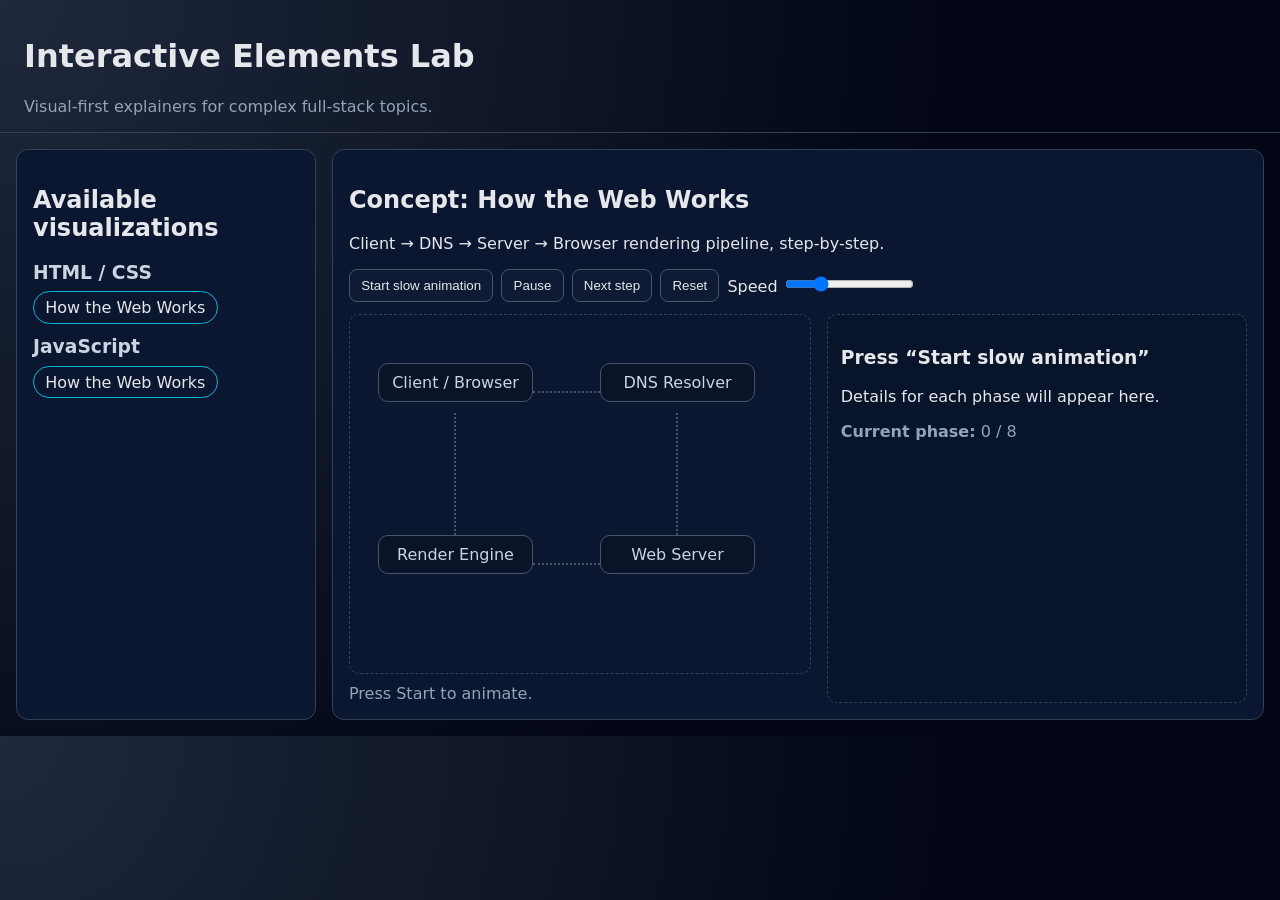
<file: index.html>
<!doctype html>
<html lang="en">
  <head>
    <meta charset="UTF-8" />
    <meta name="viewport" content="width=device-width, initial-scale=1.0" />
    <title>Interactive Elements for Learners</title>
    <link rel="stylesheet" href="styles.css" />
  </head>
  <body>
    <header class="app-header">
      <h1>Interactive Elements Lab</h1>
      <p>Visual-first explainers for complex full-stack topics.</p>
    </header>

    <main class="app-shell">
      <aside class="module-panel">
        <h2>Available visualizations</h2>
        <div id="catalogue" class="catalogue"></div>
      </aside>

      <section class="concept-panel">
        <div class="concept-header">
          <h2>Concept: How the Web Works</h2>
          <p>Client → DNS → Server → Browser rendering pipeline, step-by-step.</p>
        </div>

        <div class="controls">
          <button id="startBtn">Start slow animation</button>
          <button id="pauseBtn">Pause</button>
          <button id="nextBtn">Next step</button>
          <button id="resetBtn">Reset</button>
          <label>Speed <input id="speedRange" type="range" min="1" max="5" value="2" /></label>
        </div>

        <div class="visual-layout">
          <div class="flow-column">
            <div class="network-map" id="networkMap">
              <div class="node" id="node-client">Client / Browser</div>
              <div class="node" id="node-dns">DNS Resolver</div>
              <div class="node" id="node-server">Web Server</div>
              <div class="node" id="node-render">Render Engine</div>

              <div class="link link-client-dns"></div>
              <div class="link link-dns-server"></div>
              <div class="link link-server-client"></div>
              <div class="link link-client-render"></div>

              <div id="packet" class="packet hidden">REQ</div>
            </div>
            <div id="stepLabel" class="step-label">Press Start to animate.</div>
          </div>

          <div class="detail-column">
            <h3 id="stepTitle">Press “Start slow animation”</h3>
            <p id="stepDescription">Details for each phase will appear here.</p>
            <ul id="stepBullets"></ul>
            <div id="detailDiagram" class="detail-diagram"></div>
            <div class="meta"><strong>Current phase:</strong> <span id="phaseIndex">0 / 8</span></div>
          </div>
        </div>
      </section>
    </main>

    <script src="app.js"></script>
  </body>
</html>
</file>
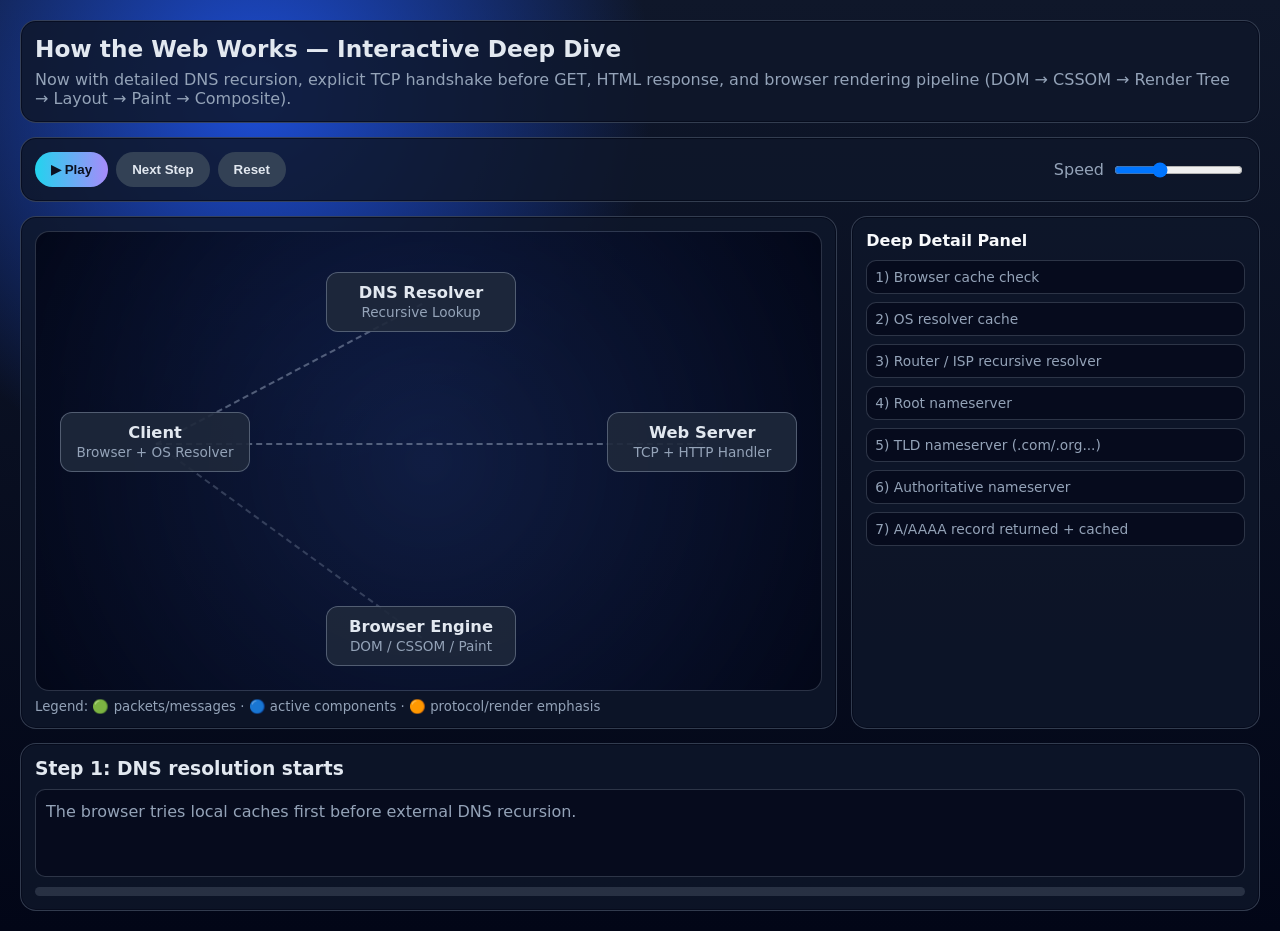
<file: html/how-web-works.html>
<!doctype html>
<html lang="en">
<head>
  <meta charset="UTF-8" />
  <meta name="viewport" content="width=device-width, initial-scale=1.0" />
  <title>How the Web Works — Interactive Deep Dive</title>
  <style>
    :root {
      --bg-1: #020617;
      --bg-2: #0f172a;
      --panel: rgba(15, 23, 42, 0.84);
      --line: rgba(148, 163, 184, 0.28);
      --txt: #e2e8f0;
      --muted: #94a3b8;
      --accent: #22d3ee;
      --accent-2: #a78bfa;
      --ok: #34d399;
      --warn: #f59e0b;
      --hot: #f97316;
      --danger: #f43f5e;
    }

    * { box-sizing: border-box; }

    body {
      margin: 0;
      font-family: Inter, system-ui, -apple-system, Segoe UI, Roboto, Arial, sans-serif;
      background: radial-gradient(circle at 20% 10%, #1d4ed8 0%, transparent 30%), linear-gradient(180deg, var(--bg-2), var(--bg-1));
      color: var(--txt);
      min-height: 100vh;
      padding: 20px;
    }

    .app {
      max-width: 1250px;
      margin: 0 auto;
      display: grid;
      gap: 14px;
    }

    .panel {
      background: var(--panel);
      border: 1px solid var(--line);
      border-radius: 16px;
      padding: 14px;
      box-shadow: inset 0 0 0 1px rgba(2, 6, 23, 0.6);
    }

    h1 { margin: 0; font-size: 1.45rem; }
    .sub { margin: 8px 0 0; color: var(--muted); }

    .controls {
      display: flex;
      flex-wrap: wrap;
      align-items: center;
      gap: 8px;
    }

    button {
      border: none;
      border-radius: 999px;
      padding: 10px 16px;
      font-weight: 700;
      cursor: pointer;
      color: #0b1120;
      background: linear-gradient(90deg, var(--accent), var(--accent-2));
    }

    button.secondary {
      color: var(--txt);
      background: #334155;
      font-weight: 600;
    }

    button:disabled { opacity: .6; cursor: not-allowed; }

    .speed-wrap { margin-left: auto; color: var(--muted); display: flex; align-items: center; gap: 8px; }

    .workspace {
      display: grid;
      grid-template-columns: 2fr 1fr;
      gap: 14px;
    }

    .viewport {
      position: relative;
      min-height: 460px;
      overflow: hidden;
      border-radius: 14px;
      background: radial-gradient(circle at center, rgba(30, 64, 175, .2), rgba(2, 6, 23, .9));
      border: 1px solid var(--line);
    }

    .node {
      position: absolute;
      width: 190px;
      padding: 10px;
      border-radius: 12px;
      border: 1px solid rgba(148, 163, 184, .45);
      background: rgba(30, 41, 59, .9);
      text-align: center;
      transition: .3s;
      z-index: 3;
    }

    .node strong { display: block; font-size: 1.02rem; }
    .node span { color: var(--muted); font-size: .85rem; }
    .node.active {
      border-color: var(--accent);
      box-shadow: 0 0 0 2px rgba(34, 211, 238, .25), 0 0 24px rgba(34, 211, 238, .4);
      transform: translateY(-2px);
    }

    #client { left: 24px; top: 180px; }
    #dnsResolver { left: 290px; top: 40px; }
    #server { right: 24px; top: 180px; }
    #browserEngine { left: 290px; bottom: 24px; }

    .path {
      position: absolute;
      border-top: 2px dashed rgba(148, 163, 184, .3);
      transform-origin: left center;
      z-index: 1;
    }

    .packet {
      position: absolute;
      min-width: 14px;
      min-height: 14px;
      border-radius: 999px;
      padding: 4px 8px;
      font-size: .72rem;
      font-weight: 700;
      color: #052e16;
      background: var(--ok);
      box-shadow: 0 0 18px rgba(52, 211, 153, .8);
      transform: translate(-50%, -50%);
      opacity: 0;
      z-index: 5;
      white-space: nowrap;
    }

    .packet.warn { background: var(--warn); color: #1c1917; }
    .packet.hot { background: var(--hot); color: #fff; }

    .detail-title {
      margin: 0 0 10px;
      font-size: 1rem;
      color: #f8fafc;
    }

    .micro-grid {
      display: grid;
      gap: 8px;
    }

    .micro {
      border: 1px solid var(--line);
      border-radius: 10px;
      padding: 8px;
      background: rgba(2, 6, 23, .6);
      color: var(--muted);
      font-size: .86rem;
      transition: .25s;
    }

    .micro.active {
      border-color: var(--accent-2);
      color: #e9d5ff;
      box-shadow: inset 0 0 0 1px rgba(167, 139, 250, .35);
    }

    .micro.done {
      border-color: var(--ok);
      color: #bbf7d0;
    }

    .timeline {
      display: grid;
      gap: 8px;
      margin-top: 12px;
    }

    .event {
      border-left: 3px solid #334155;
      padding: 8px 10px;
      background: rgba(2, 6, 23, .5);
      border-radius: 6px;
      color: var(--muted);
      font-size: .86rem;
    }

    .event.active { border-color: var(--warn); color: #fde68a; }
    .event.done { border-color: var(--ok); color: #bbf7d0; }

    .explain {
      margin-top: 10px;
      min-height: 88px;
      border-radius: 10px;
      border: 1px solid var(--line);
      background: rgba(2, 6, 23, .58);
      padding: 10px;
      line-height: 1.45;
      color: var(--muted);
    }

    .progress {
      margin-top: 10px;
      height: 9px;
      border-radius: 999px;
      background: rgba(148, 163, 184, .2);
      overflow: hidden;
    }

    .progress > div {
      width: 0;
      height: 100%;
      transition: width .35s;
      background: linear-gradient(90deg, var(--accent), var(--ok));
    }

    .legend { color: var(--muted); font-size: .83rem; margin-top: 8px; }

    @media (max-width: 980px) {
      .workspace { grid-template-columns: 1fr; }
      .viewport { min-height: 420px; }
      #dnsResolver { left: 220px; }
      #browserEngine { left: 220px; }
    }
  </style>
</head>
<body>
  <main class="app">
    <section class="panel">
      <h1>How the Web Works — Interactive Deep Dive</h1>
      <p class="sub">Now with detailed DNS recursion, explicit TCP handshake before GET, HTML response, and browser rendering pipeline (DOM → CSSOM → Render Tree → Layout → Paint → Composite).</p>
    </section>

    <section class="panel controls">
      <button id="playBtn">▶ Play</button>
      <button id="nextBtn" class="secondary">Next Step</button>
      <button id="resetBtn" class="secondary">Reset</button>
      <div class="speed-wrap">
        <label for="speed">Speed</label>
        <input id="speed" type="range" min="0.5" max="2" step="0.25" value="1" />
      </div>
    </section>

    <section class="workspace">
      <div class="panel">
        <div class="viewport" id="viewport">
          <div class="node" id="client"><strong>Client</strong><span>Browser + OS Resolver</span></div>
          <div class="node" id="dnsResolver"><strong>DNS Resolver</strong><span>Recursive Lookup</span></div>
          <div class="node" id="server"><strong>Web Server</strong><span>TCP + HTTP Handler</span></div>
          <div class="node" id="browserEngine"><strong>Browser Engine</strong><span>DOM / CSSOM / Paint</span></div>

          <div class="path" data-from="client" data-to="dnsResolver"></div>
          <div class="path" data-from="dnsResolver" data-to="client"></div>
          <div class="path" data-from="client" data-to="server"></div>
          <div class="path" data-from="server" data-to="client"></div>
          <div class="path" data-from="client" data-to="browserEngine"></div>

          <div class="packet" id="packet"></div>
        </div>

        <div class="legend">Legend: 🟢 packets/messages · 🔵 active components · 🟠 protocol/render emphasis</div>
      </div>

      <aside class="panel">
        <h3 class="detail-title">Deep Detail Panel</h3>

        <div id="dnsPanel" class="micro-grid">
          <div class="micro" data-dns="0">1) Browser cache check</div>
          <div class="micro" data-dns="1">2) OS resolver cache</div>
          <div class="micro" data-dns="2">3) Router / ISP recursive resolver</div>
          <div class="micro" data-dns="3">4) Root nameserver</div>
          <div class="micro" data-dns="4">5) TLD nameserver (.com/.org...)</div>
          <div class="micro" data-dns="5">6) Authoritative nameserver</div>
          <div class="micro" data-dns="6">7) A/AAAA record returned + cached</div>
        </div>

        <div class="timeline" id="timeline"></div>
      </aside>
    </section>

    <section class="panel">
      <h3 id="stepTitle" style="margin:0 0 6px;">Step 1: DNS resolution starts</h3>
      <div class="explain" id="stepDesc">The browser tries local caches first before external DNS recursion.</div>
      <div class="progress"><div id="progressBar"></div></div>
    </section>
  </main>

  <script>
    const nodes = {
      client: document.getElementById("client"),
      dnsResolver: document.getElementById("dnsResolver"),
      server: document.getElementById("server"),
      browserEngine: document.getElementById("browserEngine")
    };

    const stepTitle = document.getElementById("stepTitle");
    const stepDesc = document.getElementById("stepDesc");
    const packet = document.getElementById("packet");
    const progressBar = document.getElementById("progressBar");
    const timeline = document.getElementById("timeline");

    const playBtn = document.getElementById("playBtn");
    const nextBtn = document.getElementById("nextBtn");
    const resetBtn = document.getElementById("resetBtn");
    const speedInput = document.getElementById("speed");

    const dnsItems = [...document.querySelectorAll("[data-dns]")];

    const flow = [
      {
        title: "Step 1: DNS recursion and caching",
        description: "Browser checks cache, then OS cache, then recursive resolver. Resolver walks Root → TLD → Authoritative servers and returns IP to client.",
        highlights: ["client", "dnsResolver"],
        actions: [
          { dns: 0 },
          { dns: 1 },
          { move: ["client", "dnsResolver"], label: "DNS?", tone: "warn" },
          { dns: 2 },
          { dns: 3 },
          { dns: 4 },
          { dns: 5 },
          { dns: 6, done: true },
          { move: ["dnsResolver", "client"], label: "IP ✓" }
        ]
      },
      {
        title: "Step 2: TCP handshake (before HTTP)",
        description: "Connection setup happens first: SYN → SYN-ACK → ACK. Only after this, HTTP data can flow reliably.",
        highlights: ["client", "server"],
        actions: [
          { move: ["client", "server"], label: "SYN", tone: "hot" },
          { move: ["server", "client"], label: "SYN-ACK", tone: "hot" },
          { move: ["client", "server"], label: "ACK", tone: "hot" }
        ]
      },
      {
        title: "Step 3: HTTP GET request",
        description: "Now browser sends an HTTP GET request with path and headers (Host, Accept, User-Agent, etc.).",
        highlights: ["client", "server"],
        actions: [
          { move: ["client", "server"], label: "GET /", tone: "warn" }
        ]
      },
      {
        title: "Step 4: Server responds with HTML",
        description: "Server returns HTTP response status + headers + HTML document body. Browser begins parsing immediately as bytes arrive.",
        highlights: ["server", "client"],
        actions: [
          { move: ["server", "client"], label: "200 + HTML", tone: "warn" }
        ]
      },
      {
        title: "Step 5: Browser rendering pipeline",
        description: "Browser parses HTML → DOM, parses CSS → CSSOM, combines into Render Tree, then Layout, Paint, and Composite for pixels on screen.",
        highlights: ["client", "browserEngine"],
        actions: [
          { event: "Parse HTML → build DOM" },
          { move: ["client", "browserEngine"], label: "HTML", tone: "hot" },
          { event: "Parse CSS → build CSSOM" },
          { event: "DOM + CSSOM → Render Tree" },
          { event: "Layout (box geometry)" },
          { event: "Paint (pixels/layers)" },
          { event: "Composite → final frame" }
        ]
      }
    ];

    let stepIndex = 0;
    let isPlaying = false;
    let activeTimer;

    function center(el) {
      const a = el.getBoundingClientRect();
      const p = document.getElementById("viewport").getBoundingClientRect();
      return { x: a.left - p.left + a.width / 2, y: a.top - p.top + a.height / 2 };
    }

    function drawPaths() {
      document.querySelectorAll(".path").forEach(path => {
        const p1 = center(nodes[path.dataset.from]);
        const p2 = center(nodes[path.dataset.to]);
        const dx = p2.x - p1.x;
        const dy = p2.y - p1.y;
        const len = Math.sqrt(dx * dx + dy * dy);
        path.style.left = `${p1.x}px`;
        path.style.top = `${p1.y}px`;
        path.style.width = `${len}px`;
        path.style.transform = `rotate(${Math.atan2(dy, dx) * 180 / Math.PI}deg)`;
      });
    }

    function wait(ms) {
      return new Promise(resolve => activeTimer = setTimeout(resolve, ms));
    }

    function clearNodeActive() {
      Object.values(nodes).forEach(n => n.classList.remove("active"));
    }

    function resetDnsPanel() {
      dnsItems.forEach(el => {
        el.classList.remove("active");
        el.classList.remove("done");
      });
    }

    function addEventLine(text) {
      const div = document.createElement("div");
      div.className = "event active";
      div.textContent = text;
      timeline.prepend(div);
      return div;
    }

    function markDone(el) {
      if (!el) return;
      el.classList.remove("active");
      el.classList.add("done");
    }

    function setPacketStyle(label, tone = "") {
      packet.textContent = label || "";
      packet.classList.remove("warn", "hot");
      if (tone) packet.classList.add(tone);
    }

    function updateText(step) {
      stepTitle.textContent = step.title;
      stepDesc.textContent = step.description;
      progressBar.style.width = `${((stepIndex + 1) / flow.length) * 100}%`;
    }

    async function move(from, to, label, tone) {
      setPacketStyle(label, tone);
      const speed = Number(speedInput.value);
      const duration = 980 / speed;
      const p1 = center(nodes[from]);
      const p2 = center(nodes[to]);
      const start = performance.now();
      packet.style.opacity = 1;

      return new Promise(resolve => {
        function frame(now) {
          const t = Math.min((now - start) / duration, 1);
          packet.style.left = `${p1.x + (p2.x - p1.x) * t}px`;
          packet.style.top = `${p1.y + (p2.y - p1.y) * t}px`;
          if (t < 1) requestAnimationFrame(frame);
          else {
            packet.style.opacity = 0;
            resolve();
          }
        }
        requestAnimationFrame(frame);
      });
    }

    async function runStep(index) {
      const step = flow[index];
      clearNodeActive();
      step.highlights.forEach(key => nodes[key].classList.add("active"));
      updateText(step);

      if (index !== 0) resetDnsPanel();

      for (const action of step.actions) {
        if (action.dns !== undefined) {
          const item = dnsItems[action.dns];
          item.classList.add("active");
          if (action.done) item.classList.add("done");
          const ev = addEventLine(item.textContent);
          await wait(430 / Number(speedInput.value));
          if (!action.done) item.classList.remove("active");
          markDone(ev);
        }

        if (action.move) {
          const ev = addEventLine(`Packet: ${action.label} (${action.move[0]} → ${action.move[1]})`);
          await move(action.move[0], action.move[1], action.label, action.tone);
          markDone(ev);
          await wait(180 / Number(speedInput.value));
        }

        if (action.event) {
          const ev = addEventLine(action.event);
          await wait(520 / Number(speedInput.value));
          markDone(ev);
        }
      }
    }

    async function playAll() {
      if (isPlaying) return;
      isPlaying = true;
      playBtn.textContent = "⏸ Playing";
      nextBtn.disabled = true;

      for (; stepIndex < flow.length; stepIndex++) {
        await runStep(stepIndex);
        await wait(320 / Number(speedInput.value));
      }

      isPlaying = false;
      playBtn.textContent = "▶ Play";
      nextBtn.disabled = false;
    }

    async function nextStep() {
      if (isPlaying || stepIndex >= flow.length) return;
      await runStep(stepIndex);
      stepIndex++;
    }

    function resetAll() {
      clearTimeout(activeTimer);
      isPlaying = false;
      stepIndex = 0;
      timeline.innerHTML = "";
      packet.style.opacity = 0;
      clearNodeActive();
      resetDnsPanel();
      stepTitle.textContent = "Step 1: DNS resolution starts";
      stepDesc.textContent = "The browser tries local caches first before external DNS recursion.";
      progressBar.style.width = "0%";
      playBtn.textContent = "▶ Play";
      nextBtn.disabled = false;
    }

    playBtn.addEventListener("click", playAll);
    nextBtn.addEventListener("click", nextStep);
    resetBtn.addEventListener("click", resetAll);
    window.addEventListener("resize", drawPaths);

    drawPaths();
    resetAll();
  </script>
</body>
</html>
</file>
<file: styles.css>
:root {
  --card: #0b1730;
  --ink: #e5e7eb;
  --muted: #94a3b8;
  --accent: #06b6d4;
  --active: #22c55e;
}
* { box-sizing: border-box; }
body {
  margin: 0;
  font-family: Inter, system-ui, sans-serif;
  color: var(--ink);
  background: radial-gradient(circle at top left, #1e293b, #020617 65%);
}
.app-header { padding: 1rem 1.5rem; border-bottom: 1px solid #334155; }
.app-header p { color: var(--muted); margin: 0.2rem 0 0; }
.app-shell { display: grid; grid-template-columns: 300px 1fr; gap: 1rem; padding: 1rem; }
.module-panel,.concept-panel { background: var(--card); border: 1px solid #334155; border-radius: 12px; padding: 1rem; }
.catalogue { display: grid; gap: 0.8rem; }
.module-group h3 { margin: 0 0 0.35rem; color: #cbd5e1; }
.topic-pill { display: inline-block; border: 1px solid var(--accent); border-radius: 999px; padding: 0.35rem 0.7rem; margin: 0.2rem 0.2rem 0 0; }
.controls { display: flex; flex-wrap: wrap; gap: 0.5rem; align-items: center; margin-bottom: 0.8rem; }
.controls button { background:#0f1b34; color:var(--ink); border:1px solid #475569; border-radius:8px; padding:0.5rem 0.7rem; }
.visual-layout { display:grid; grid-template-columns:1.1fr 1fr; gap:1rem; }

.network-map {
  position: relative;
  min-height: 360px;
  border: 1px dashed #334155;
  border-radius: 10px;
  padding: 1rem;
}
.node {
  position: absolute;
  width: 155px;
  padding: 0.55rem;
  text-align: center;
  border: 1px solid #475569;
  border-radius: 10px;
  background: #0a1328;
  color: #cbd5e1;
  transition: all .25s ease;
}
.node.active { border-color: var(--active); box-shadow: 0 0 0 1px #166534; color: #fff; }
#node-client { left: 28px; top: 48px; }
#node-dns { left: 250px; top: 48px; }
#node-server { left: 250px; top: 220px; }
#node-render { left: 28px; top: 220px; }

.link { position:absolute; border-top:2px dotted #475569; transform-origin:left center; }
.link.active { border-top-color: var(--accent); }
.link-client-dns { left: 183px; top: 76px; width: 67px; }
.link-dns-server { left: 327px; top: 97px; width: 122px; transform: rotate(90deg); }
.link-server-client { left: 183px; top: 248px; width: 67px; }
.link-client-render { left: 105px; top: 97px; width: 122px; transform: rotate(90deg); }

.packet {
  position:absolute;
  left: 95px; top: 83px;
  background:#f97316; color:#111827; font-weight:700;
  border-radius:999px; padding:0.2rem 0.5rem;
  transition: left .8s ease, top .8s ease;
}
.hidden { opacity:0; }
.step-label { color: var(--muted); margin-top: .6rem; }
.detail-column { border:1px dashed #334155; border-radius:10px; padding: .8rem; background:#081429; }
#stepBullets { padding-left: 1.1rem; }
.meta { color: var(--muted); }

@media (max-width: 1000px) {
  .app-shell,.visual-layout { grid-template-columns: 1fr; }
  .network-map { overflow-x: auto; }
}

.detail-diagram { margin: 0.8rem 0; }
.mini-diagram { border: 1px solid #334155; border-radius: 8px; padding: 0.65rem; background: #0b1a33; }
.mini-diagram h4 { margin: 0 0 0.45rem; font-size: 0.95rem; color: #bfdbfe; }
.flow-row, .arrow-chain { display:flex; flex-wrap:wrap; gap:0.4rem; }
.flow-row span, .arrow-chain span { border:1px solid #475569; border-radius:6px; padding:0.2rem 0.45rem; background:#081224; }
.arrow-chain span:not(:last-child)::after { content:'→'; margin-left:0.45rem; color:#7dd3fc; }
.stack { display:grid; gap:0.35rem; }
.stack div, .line-diagram div { border-left:2px solid #0ea5e9; padding-left:0.5rem; color:#dbeafe; }
</file>
